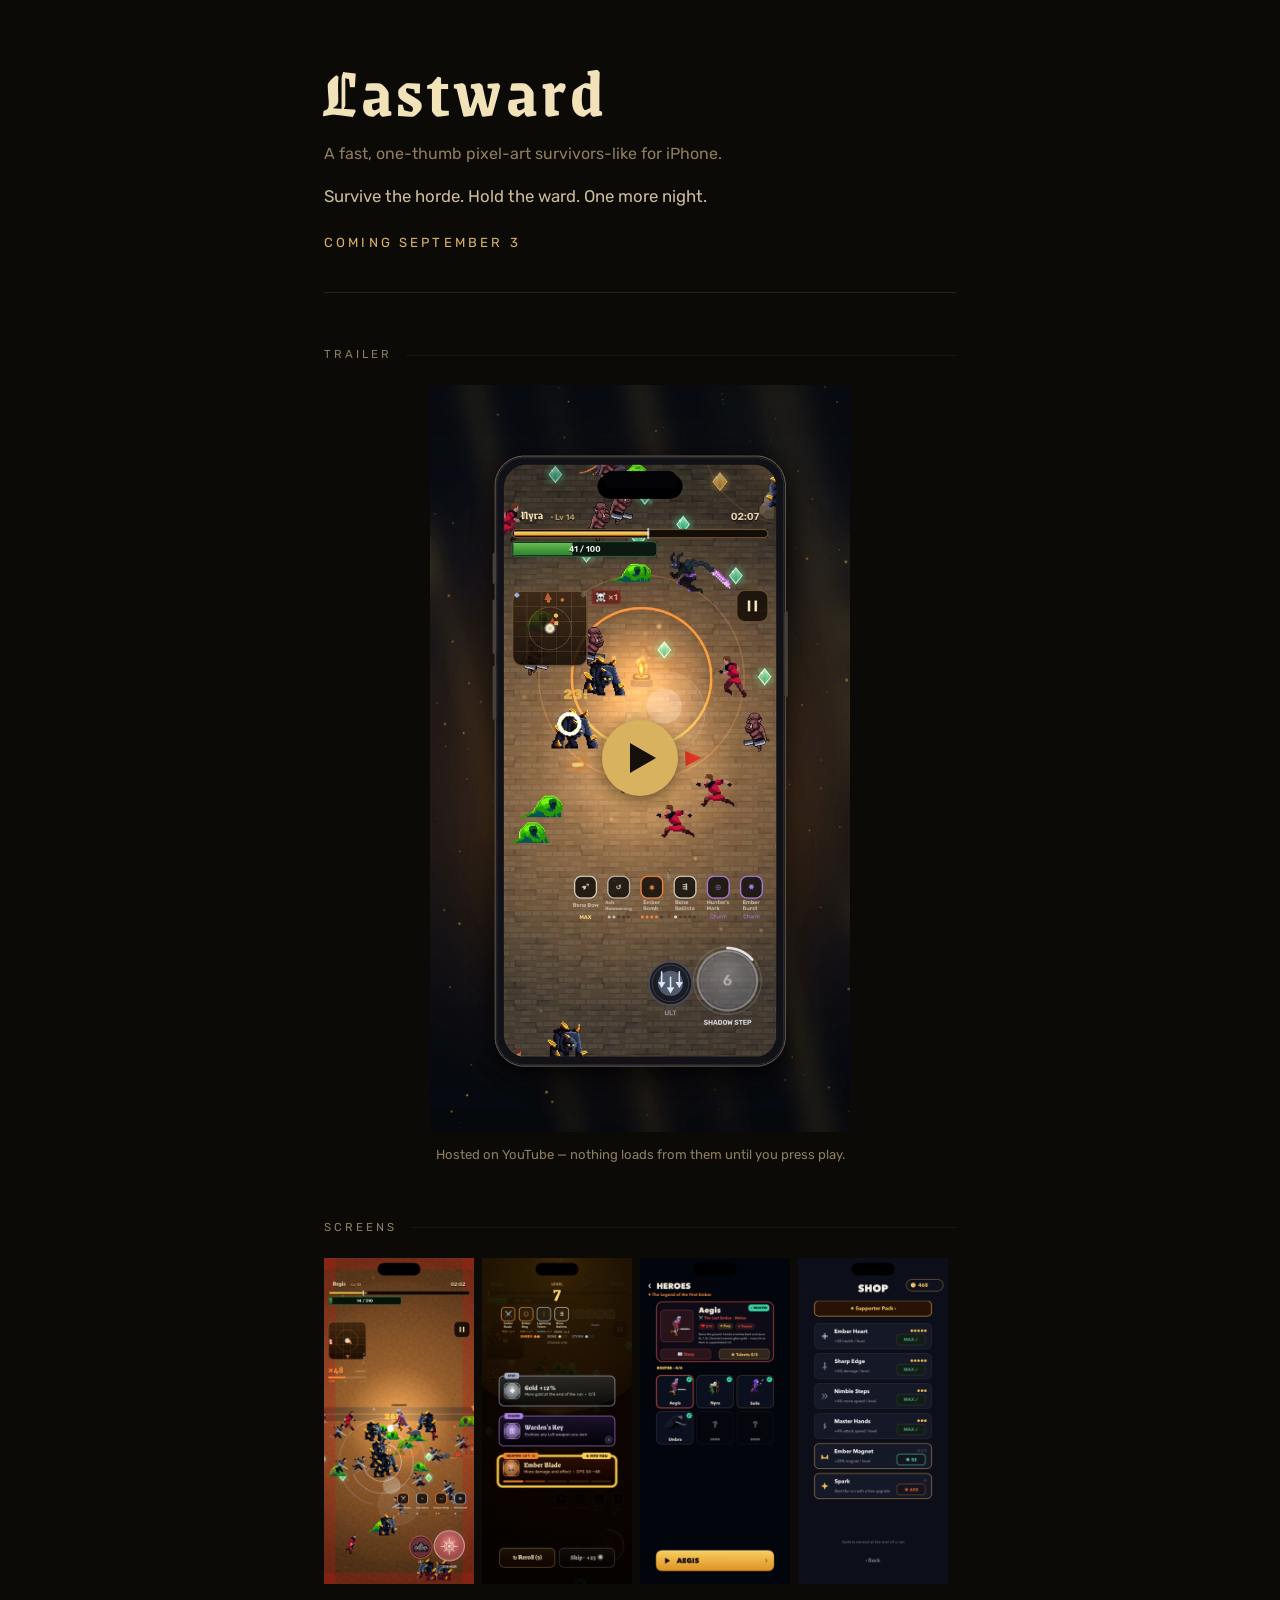
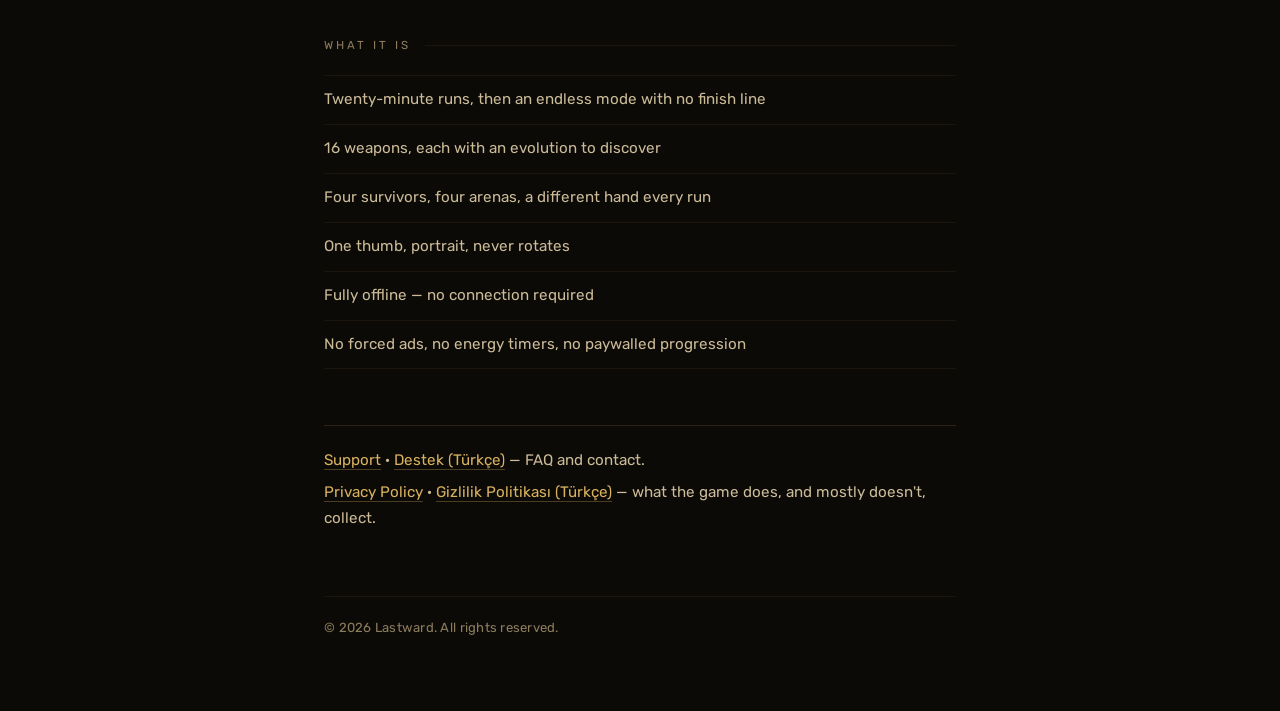
<file: index.html>
<!DOCTYPE html>
<html lang="en">
<head>
<meta charset="utf-8">
<meta name="viewport" content="width=device-width, initial-scale=1">
<title>Lastward — Survivors Roguelike</title>
<meta name="description" content="Lastward is a fast, one-thumb pixel-art survivors-like for iPhone. Twenty-minute runs, 16 weapons, four survivors. Survive the horde. Hold the ward. One more night.">
<meta property="og:title" content="Lastward — Survivors Roguelike">
<meta property="og:description" content="A fast, one-thumb pixel-art survivors-like for iPhone. Survive the horde. Hold the ward. One more night.">
<meta property="og:image" content="assets/trailer_poster.jpg">
<meta property="og:type" content="website">
<meta name="twitter:card" content="summary_large_image">
<link rel="stylesheet" href="style.css">
<style>
  /* Ana sayfaya ozel — ortak stil style.css'te. */
  .masthead { padding-bottom:26px; border-bottom:1px solid var(--rule); margin-bottom:26px; }
  .wordmark {
    font-family:"Grenze Gotisch",Georgia,serif;
    font-weight:700;
    color:var(--ink);
    font-size:clamp(2.9rem,13vw,4.4rem);
    line-height:1;
    letter-spacing:.06em;
    margin-left:-.02em;
  }
  .sub { color:var(--muted); font-size:1rem; margin-top:14px; max-width:34em; }
  .creed { color:var(--body); font-size:1.05rem; margin-top:14px; }
  .when {
    margin-top:22px;
    color:var(--gold);
    font-size:.82rem;
    letter-spacing:.24em;
    text-transform:uppercase;
  }

  section { margin:52px 0; }
  .lbl {
    display:flex; align-items:center; gap:14px;
    color:var(--muted);
    font-size:.72rem; letter-spacing:.26em; text-transform:uppercase;
    margin-bottom:20px;
  }
  .lbl::after { content:""; flex:1; height:1px; background:var(--ruleSoft); }

  /* Fragman — cerceve yok, sayfaya oturur. Tiklanana kadar YouTube'a istek gitmez. */
  .trailer { position:relative; width:100%; max-width:420px; margin:0 auto; aspect-ratio:9/16; overflow:hidden; background:#000; }
  .trailer img, .trailer iframe { width:100%; height:100%; display:block; border:0; object-fit:cover; }
  .trailer button {
    position:absolute; inset:0; width:100%; height:100%;
    padding:0; border:0; background:transparent; cursor:pointer;
    display:flex; align-items:center; justify-content:center;
  }
  .trailer button::after {
    content:""; position:relative; z-index:1;
    width:0; height:0; border-style:solid;
    border-width:15px 0 15px 26px;
    border-color:transparent transparent transparent #16100a;
    margin-left:6px;
  }
  .disc {
    position:absolute; width:76px; height:76px; border-radius:50%;
    background:var(--gold);
    box-shadow:0 4px 20px rgba(0,0,0,.6);
    transition:transform .15s ease;
  }
  .trailer button:hover .disc { transform:scale(1.07); }
  .cap { color:var(--muted); font-size:.82rem; margin:12px auto 0; max-width:420px; text-align:center; }

  /* Ekran goruntuleri — flush serit, cerceve yok */
  .shots { display:flex; gap:8px; overflow-x:auto; -webkit-overflow-scrolling:touch; scroll-snap-type:x mandatory; }
  .shots img { width:150px; flex:0 0 auto; display:block; scroll-snap-align:start; }

  /* Maddeler — kutu degil, ince cizgili satirlar */
  .facts { list-style:none; padding:0; border-top:1px solid var(--ruleSoft); }
  .facts li {
    margin:0; padding:11px 0;
    border-bottom:1px solid var(--ruleSoft);
    font-size:.95rem;
    color:var(--body);
  }

  .ends { margin-top:56px; padding-top:22px; border-top:1px solid var(--rule); font-size:.95rem; }
  .ends p { margin-bottom:6px; }
</style>
</head>
<body>
<div class="wrap">

  <header class="masthead">
    <div class="wordmark">Lastward</div>
    <p class="sub">A fast, one-thumb pixel-art survivors-like for iPhone.</p>
    <p class="creed">Survive the horde. Hold the ward. One more night.</p>
    <p class="when">Coming September 3</p>
  </header>

  <section>
    <div class="lbl">Trailer</div>
    <div class="trailer" id="trailer">
      <img src="assets/trailer_poster.jpg" alt="Lastward gameplay — a survivor surrounded by the horde">
      <button type="button" aria-label="Play the Lastward trailer"><span class="disc"></span></button>
    </div>
    <p class="cap">Hosted on YouTube — nothing loads from them until you press play.</p>
  </section>

  <section>
    <div class="lbl">Screens</div>
    <div class="shots">
      <img src="assets/01_action_swarm.png" alt="Fighting a swarm of enemies" loading="lazy" width="150">
      <img src="assets/02_levelup_cards.png" alt="Choosing a level-up card" loading="lazy" width="150">
      <img src="assets/03_heroes.png" alt="The hero roster" loading="lazy" width="150">
      <img src="assets/06_shop.png" alt="The shop screen" loading="lazy" width="150">
    </div>
  </section>

  <section>
    <div class="lbl">What it is</div>
    <ul class="facts">
      <li>Twenty-minute runs, then an endless mode with <span>no finish line</span></li>
      <li>16 weapons, each with <span>an evolution to discover</span></li>
      <li>Four survivors, four arenas, <span>a different hand every run</span></li>
      <li>One thumb, portrait, <span>never rotates</span></li>
      <li>Fully offline — <span>no connection required</span></li>
      <li>No forced ads, no energy timers, <span>no paywalled progression</span></li>
    </ul>
  </section>

  <div class="ends">
    <p><a href="support.html">Support</a> · <a href="support-tr.html">Destek (Türkçe)</a> — FAQ and contact.</p>
    <p><a href="privacy.html">Privacy Policy</a> · <a href="privacy-tr.html">Gizlilik Politikası (Türkçe)</a> — what the game does, and mostly doesn't, collect.</p>
  </div>

  <footer>© 2026 Lastward. All rights reserved.</footer>
</div>

<script>
  document.getElementById('trailer').querySelector('button').addEventListener('click', function () {
    var box = document.getElementById('trailer');
    var f = document.createElement('iframe');
    f.src = 'https://www.youtube-nocookie.com/embed/t6MPKeEqMVI?autoplay=1&rel=0&playsinline=1';
    f.title = 'Lastward — Official Trailer';
    f.allow = 'accelerometer; autoplay; encrypted-media; gyroscope; picture-in-picture; web-share';
    f.referrerPolicy = 'strict-origin-when-cross-origin';
    f.allowFullscreen = true;
    box.replaceChildren(f);
  });
</script>
</body>
</html>
</file>
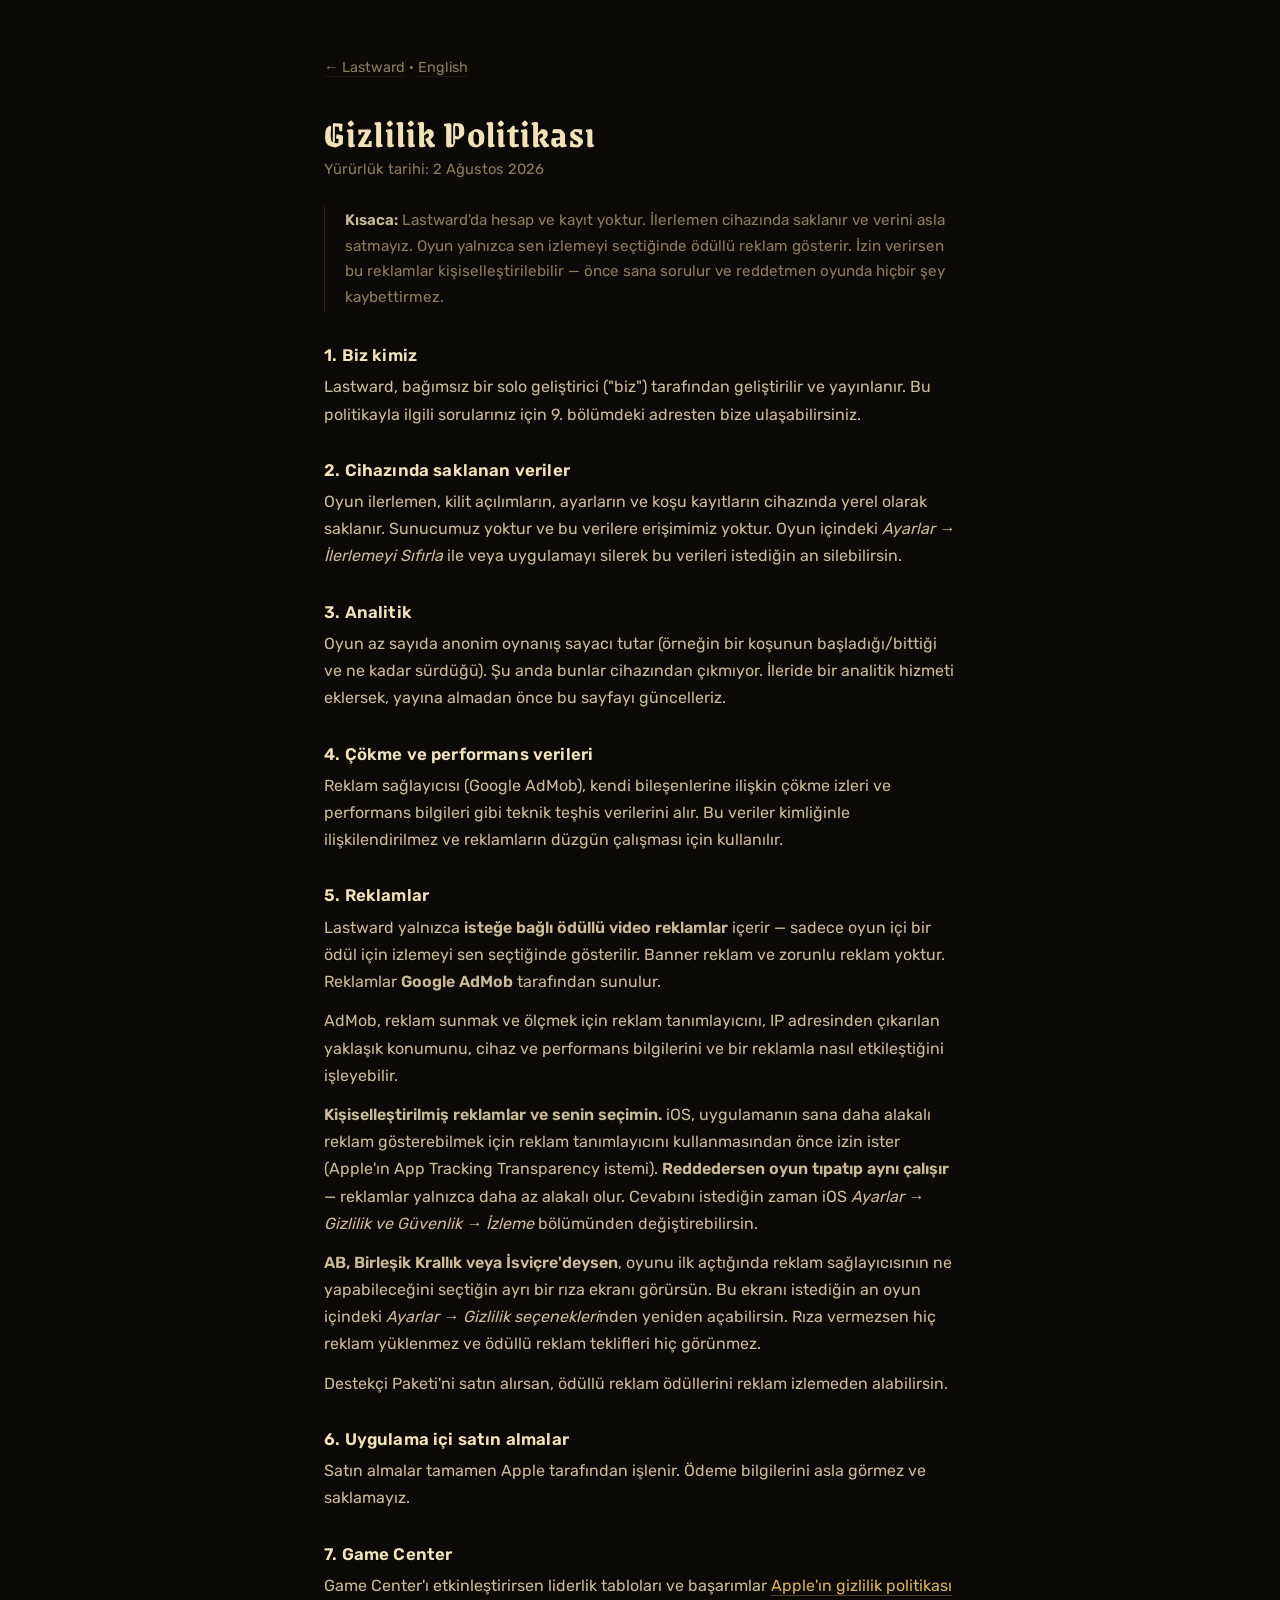
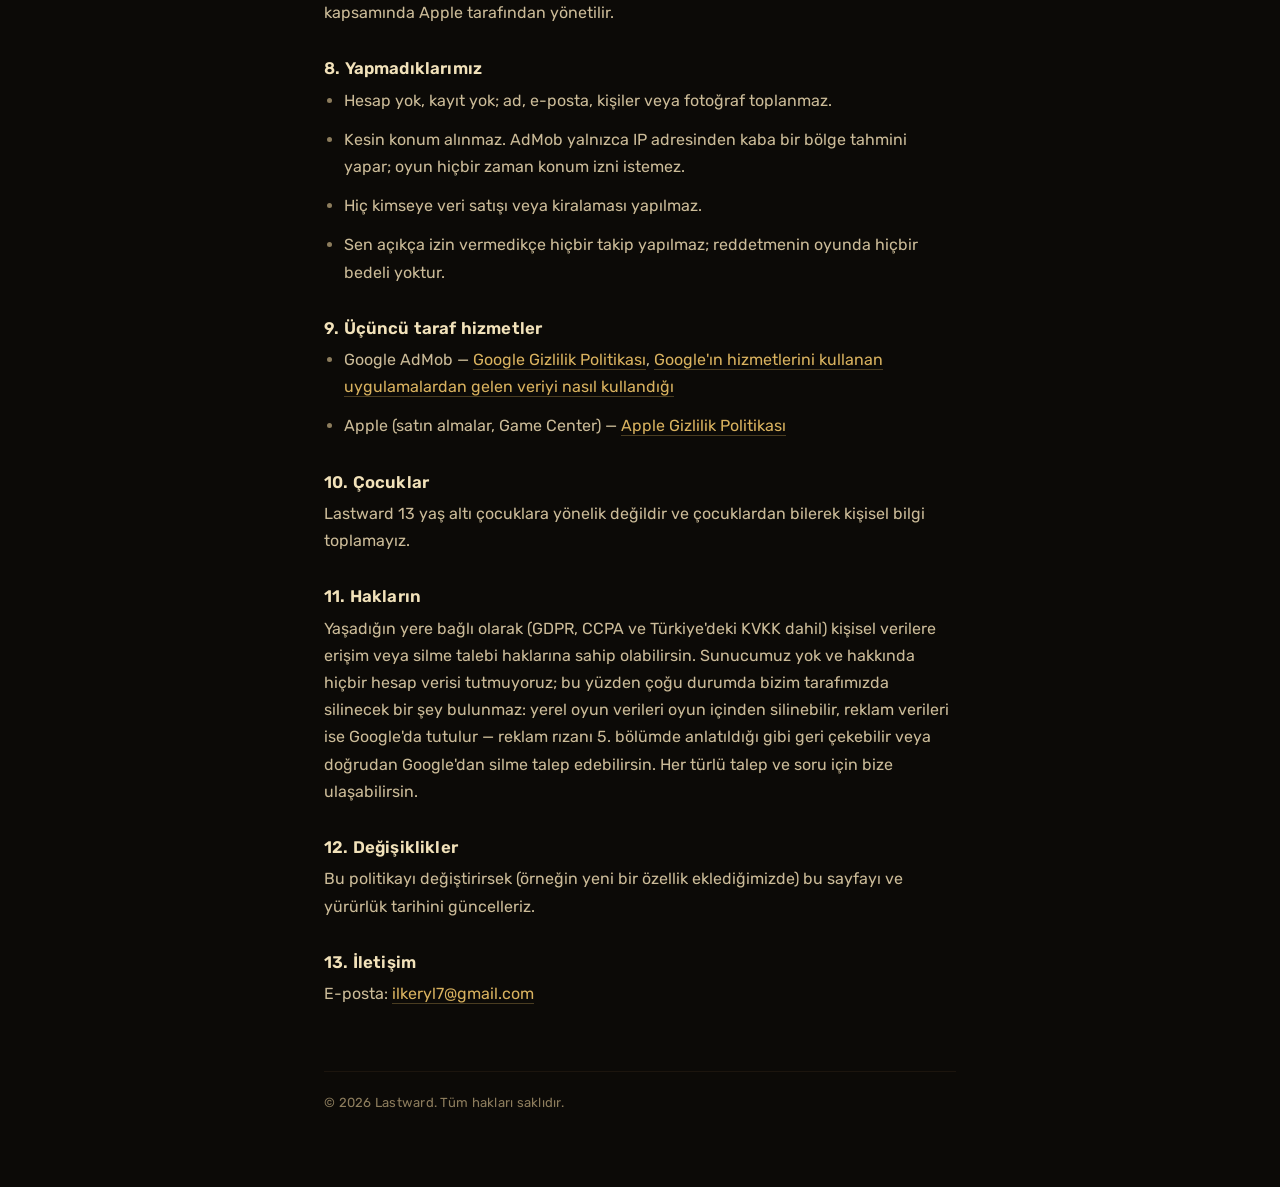
<file: privacy-tr.html>
<!DOCTYPE html>
<html lang="tr">
<head>
<meta charset="utf-8">
<meta name="viewport" content="width=device-width, initial-scale=1">
<title>Gizlilik Politikası — Lastward</title>
<link rel="stylesheet" href="style.css">
</head>
<body>
<div class="wrap">
<nav><a href="index.html">← Lastward</a> · <a href="privacy.html">English</a></nav>
<h1>Gizlilik Politikası</h1>
<p class="meta">Yürürlük tarihi: 2 Ağustos 2026</p>

<div class="aside">
<p><strong>Kısaca:</strong> Lastward'da hesap ve kayıt yoktur. İlerlemen cihazında saklanır ve verini asla satmayız. Oyun yalnızca sen izlemeyi seçtiğinde ödüllü reklam gösterir. İzin verirsen bu reklamlar kişiselleştirilebilir &mdash; önce sana sorulur ve reddetmen oyunda hiçbir şey kaybettirmez.</p>
</div>

<h2>1. Biz kimiz</h2>
<p>Lastward, bağımsız bir solo geliştirici ("biz") tarafından geliştirilir ve yayınlanır. Bu politikayla ilgili sorularınız için 9. bölümdeki adresten bize ulaşabilirsiniz.</p>

<h2>2. Cihazında saklanan veriler</h2>
<p>Oyun ilerlemen, kilit açılımların, ayarların ve koşu kayıtların cihazında yerel olarak saklanır. Sunucumuz yoktur ve bu verilere erişimimiz yoktur. Oyun içindeki <em>Ayarlar → İlerlemeyi Sıfırla</em> ile veya uygulamayı silerek bu verileri istediğin an silebilirsin.</p>

<h2>3. Analitik</h2>
<p>Oyun az sayıda anonim oynanış sayacı tutar (örneğin bir koşunun başladığı/bittiği ve ne kadar sürdüğü). Şu anda bunlar cihazından çıkmıyor. İleride bir analitik hizmeti eklersek, yayına almadan önce bu sayfayı güncelleriz.</p>

<h2>4. Çökme ve performans verileri</h2>
<p>Reklam sağlayıcısı (Google AdMob), kendi bileşenlerine ilişkin çökme izleri ve performans bilgileri gibi teknik teşhis verilerini alır. Bu veriler kimliğinle ilişkilendirilmez ve reklamların düzgün çalışması için kullanılır.</p>

<h2>5. Reklamlar</h2>
<p>Lastward yalnızca <strong>isteğe bağlı ödüllü video reklamlar</strong> içerir &mdash; sadece oyun içi bir ödül için izlemeyi sen seçtiğinde gösterilir. Banner reklam ve zorunlu reklam yoktur. Reklamlar <strong>Google AdMob</strong> tarafından sunulur.</p>
<p>AdMob, reklam sunmak ve ölçmek için reklam tanımlayıcını, IP adresinden çıkarılan yaklaşık konumunu, cihaz ve performans bilgilerini ve bir reklamla nasıl etkileştiğini işleyebilir.</p>
<p><strong>Kişiselleştirilmiş reklamlar ve senin seçimin.</strong> iOS, uygulamanın sana daha alakalı reklam gösterebilmek için reklam tanımlayıcını kullanmasından önce izin ister (Apple'ın App Tracking Transparency istemi). <strong>Reddedersen oyun tıpatıp aynı çalışır</strong> &mdash; reklamlar yalnızca daha az alakalı olur. Cevabını istediğin zaman iOS <em>Ayarlar &rarr; Gizlilik ve Güvenlik &rarr; İzleme</em> bölümünden değiştirebilirsin.</p>
<p><strong>AB, Birleşik Krallık veya İsviçre'deysen</strong>, oyunu ilk açtığında reklam sağlayıcısının ne yapabileceğini seçtiğin ayrı bir rıza ekranı görürsün. Bu ekranı istediğin an oyun içindeki <em>Ayarlar &rarr; Gizlilik seçenekleri</em>nden yeniden açabilirsin. Rıza vermezsen hiç reklam yüklenmez ve ödüllü reklam teklifleri hiç görünmez.</p>
<p>Destekçi Paketi'ni satın alırsan, ödüllü reklam ödüllerini reklam izlemeden alabilirsin.</p>

<h2>6. Uygulama içi satın almalar</h2>
<p>Satın almalar tamamen Apple tarafından işlenir. Ödeme bilgilerini asla görmez ve saklamayız.</p>

<h2>7. Game Center</h2>
<p>Game Center'ı etkinleştirirsen liderlik tabloları ve başarımlar <a href="https://www.apple.com/legal/privacy/" rel="noopener">Apple'ın gizlilik politikası</a> kapsamında Apple tarafından yönetilir.</p>

<h2>8. Yapmadıklarımız</h2>
<ul>
  <li>Hesap yok, kayıt yok; ad, e-posta, kişiler veya fotoğraf toplanmaz.</li>
  <li>Kesin konum alınmaz. AdMob yalnızca IP adresinden kaba bir bölge tahmini yapar; oyun hiçbir zaman konum izni istemez.</li>
  <li>Hiç kimseye veri satışı veya kiralaması yapılmaz.</li>
  <li>Sen açıkça izin vermedikçe hiçbir takip yapılmaz; reddetmenin oyunda hiçbir bedeli yoktur.</li>
</ul>

<h2>9. Üçüncü taraf hizmetler</h2>
<ul>
  <li>Google AdMob — <a href="https://policies.google.com/privacy" rel="noopener">Google Gizlilik Politikası</a>, <a href="https://policies.google.com/technologies/partner-sites" rel="noopener">Google'ın hizmetlerini kullanan uygulamalardan gelen veriyi nasıl kullandığı</a></li>
  <li>Apple (satın almalar, Game Center) — <a href="https://www.apple.com/legal/privacy/" rel="noopener">Apple Gizlilik Politikası</a></li>
</ul>

<h2>10. Çocuklar</h2>
<p>Lastward 13 yaş altı çocuklara yönelik değildir ve çocuklardan bilerek kişisel bilgi toplamayız.</p>

<h2>11. Hakların</h2>
<p>Yaşadığın yere bağlı olarak (GDPR, CCPA ve Türkiye'deki KVKK dahil) kişisel verilere erişim veya silme talebi haklarına sahip olabilirsin. Sunucumuz yok ve hakkında hiçbir hesap verisi tutmuyoruz; bu yüzden çoğu durumda bizim tarafımızda silinecek bir şey bulunmaz: yerel oyun verileri oyun içinden silinebilir, reklam verileri ise Google'da tutulur &mdash; reklam rızanı 5. bölümde anlatıldığı gibi geri çekebilir veya doğrudan Google'dan silme talep edebilirsin. Her türlü talep ve soru için bize ulaşabilirsin.</p>

<h2>12. Değişiklikler</h2>
<p>Bu politikayı değiştirirsek (örneğin yeni bir özellik eklediğimizde) bu sayfayı ve yürürlük tarihini güncelleriz.</p>

<h2>13. İletişim</h2>
<p>E-posta: <a href="#" id="mail">yükleniyor…</a></p>

<footer>© 2026 Lastward. Tüm hakları saklıdır.</footer>
</div>
<script>
(function(){var u="ilkeryl7",d="gmail.com",a=document.getElementById("mail");
a.textContent=u+"@"+d;a.href="mailto:"+u+"@"+d;})();
</script>
</body>
</html>
</file>
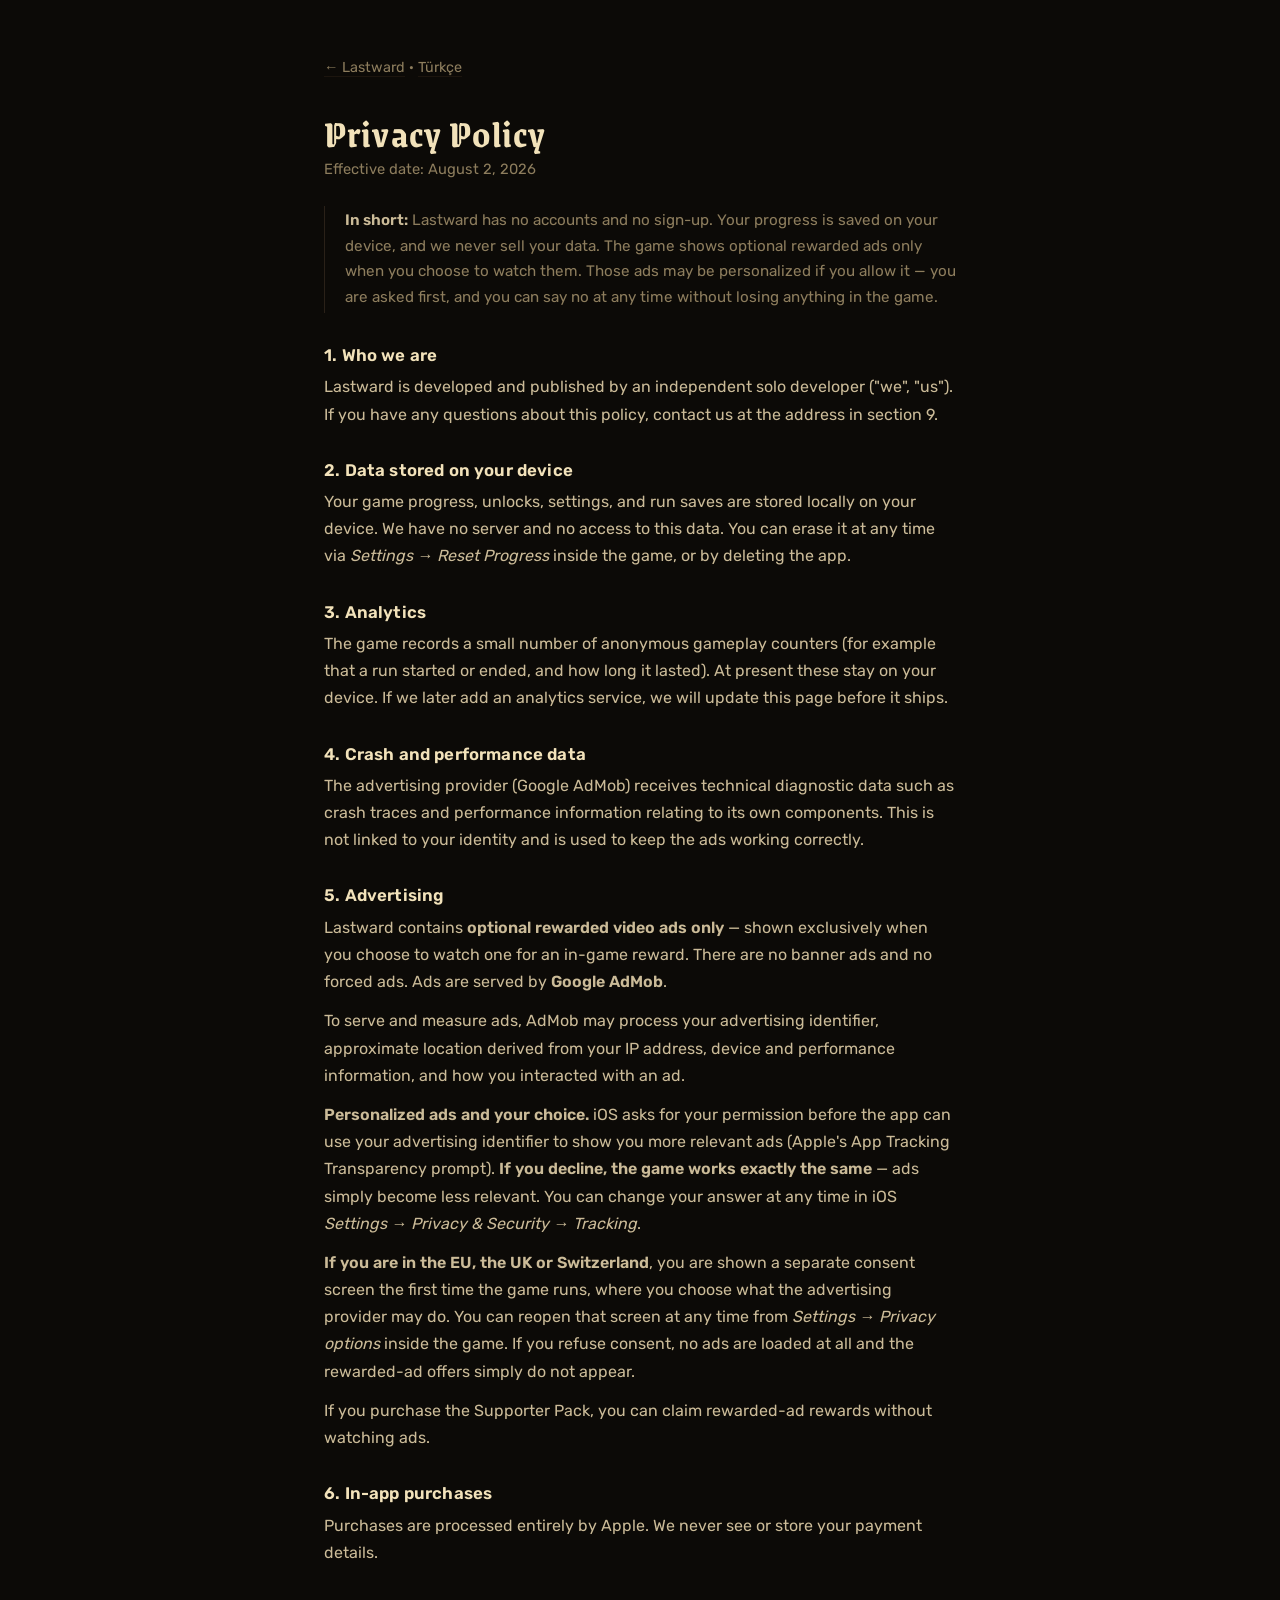
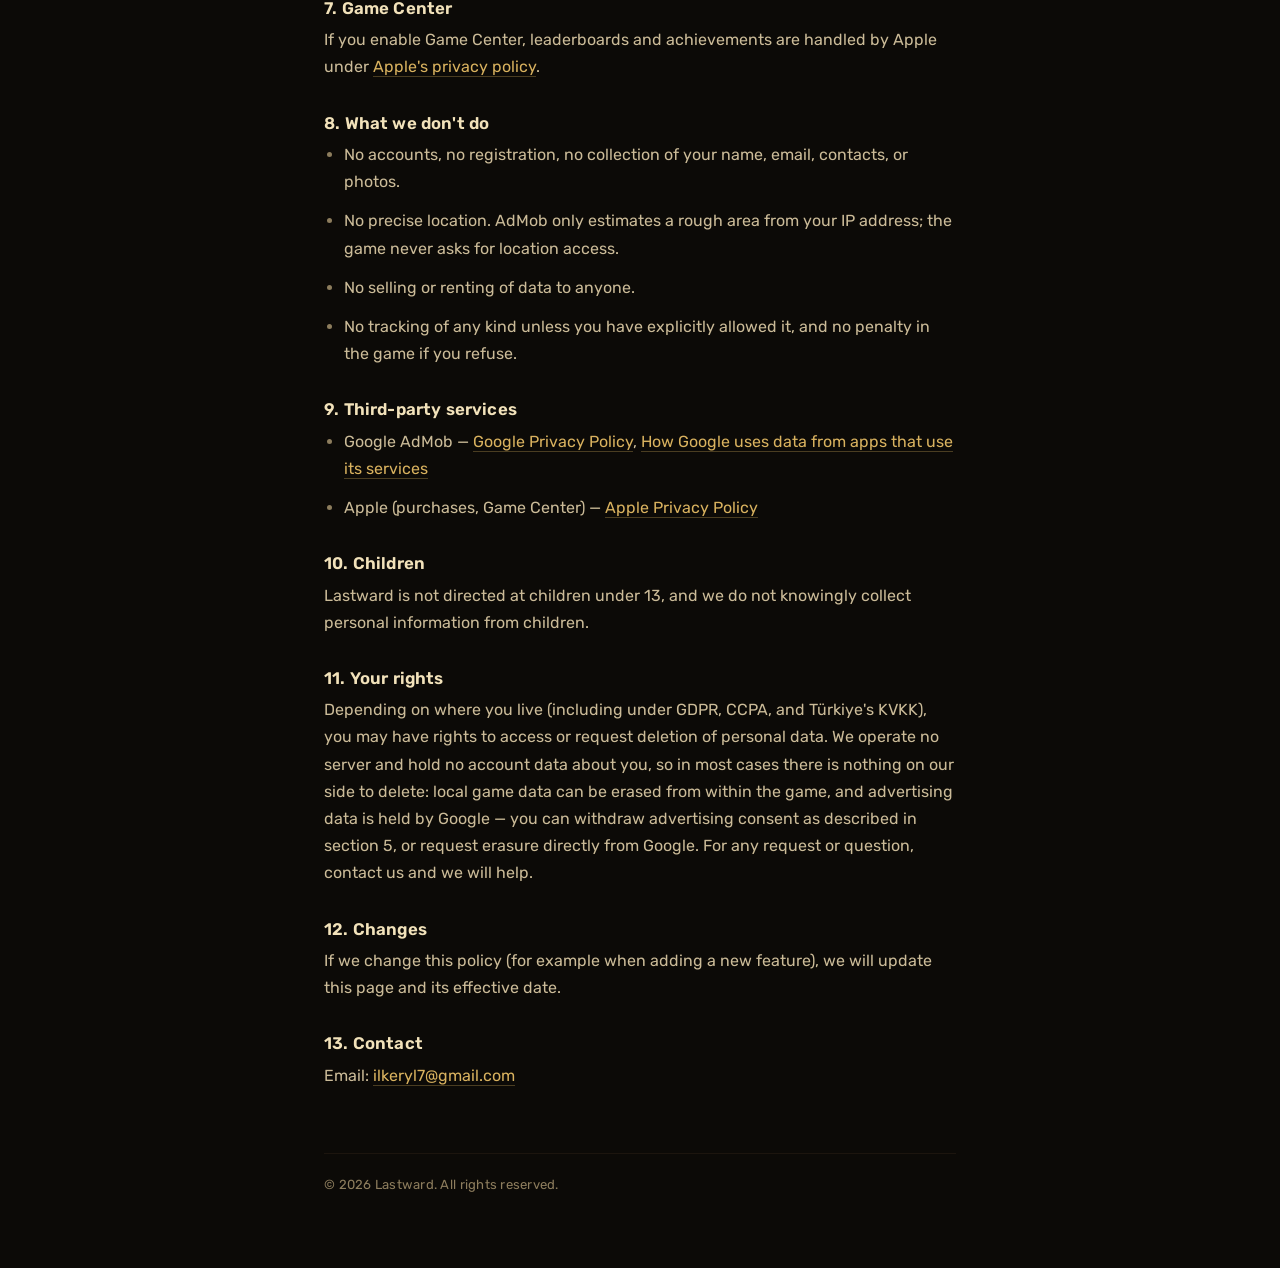
<file: privacy.html>
<!DOCTYPE html>
<html lang="en">
<head>
<meta charset="utf-8">
<meta name="viewport" content="width=device-width, initial-scale=1">
<title>Privacy Policy — Lastward</title>
<link rel="stylesheet" href="style.css">
</head>
<body>
<div class="wrap">
<nav><a href="index.html">← Lastward</a> · <a href="privacy-tr.html">Türkçe</a></nav>
<h1>Privacy Policy</h1>
<p class="meta">Effective date: August 2, 2026</p>

<div class="aside">
<p><strong>In short:</strong> Lastward has no accounts and no sign-up. Your progress is saved on your device, and we never sell your data. The game shows optional rewarded ads only when you choose to watch them. Those ads may be personalized if you allow it &mdash; you are asked first, and you can say no at any time without losing anything in the game.</p>
</div>

<h2>1. Who we are</h2>
<p>Lastward is developed and published by an independent solo developer ("we", "us"). If you have any questions about this policy, contact us at the address in section 9.</p>

<h2>2. Data stored on your device</h2>
<p>Your game progress, unlocks, settings, and run saves are stored locally on your device. We have no server and no access to this data. You can erase it at any time via <em>Settings → Reset Progress</em> inside the game, or by deleting the app.</p>

<h2>3. Analytics</h2>
<p>The game records a small number of anonymous gameplay counters (for example that a run started or ended, and how long it lasted). At present these stay on your device. If we later add an analytics service, we will update this page before it ships.</p>

<h2>4. Crash and performance data</h2>
<p>The advertising provider (Google AdMob) receives technical diagnostic data such as crash traces and performance information relating to its own components. This is not linked to your identity and is used to keep the ads working correctly.</p>

<h2>5. Advertising</h2>
<p>Lastward contains <strong>optional rewarded video ads only</strong> &mdash; shown exclusively when you choose to watch one for an in-game reward. There are no banner ads and no forced ads. Ads are served by <strong>Google AdMob</strong>.</p>
<p>To serve and measure ads, AdMob may process your advertising identifier, approximate location derived from your IP address, device and performance information, and how you interacted with an ad.</p>
<p><strong>Personalized ads and your choice.</strong> iOS asks for your permission before the app can use your advertising identifier to show you more relevant ads (Apple's App Tracking Transparency prompt). <strong>If you decline, the game works exactly the same</strong> &mdash; ads simply become less relevant. You can change your answer at any time in iOS <em>Settings &rarr; Privacy &amp; Security &rarr; Tracking</em>.</p>
<p><strong>If you are in the EU, the UK or Switzerland</strong>, you are shown a separate consent screen the first time the game runs, where you choose what the advertising provider may do. You can reopen that screen at any time from <em>Settings &rarr; Privacy options</em> inside the game. If you refuse consent, no ads are loaded at all and the rewarded-ad offers simply do not appear.</p>
<p>If you purchase the Supporter Pack, you can claim rewarded-ad rewards without watching ads.</p>

<h2>6. In-app purchases</h2>
<p>Purchases are processed entirely by Apple. We never see or store your payment details.</p>

<h2>7. Game Center</h2>
<p>If you enable Game Center, leaderboards and achievements are handled by Apple under <a href="https://www.apple.com/legal/privacy/" rel="noopener">Apple's privacy policy</a>.</p>

<h2>8. What we don't do</h2>
<ul>
  <li>No accounts, no registration, no collection of your name, email, contacts, or photos.</li>
  <li>No precise location. AdMob only estimates a rough area from your IP address; the game never asks for location access.</li>
  <li>No selling or renting of data to anyone.</li>
  <li>No tracking of any kind unless you have explicitly allowed it, and no penalty in the game if you refuse.</li>
</ul>

<h2>9. Third-party services</h2>
<ul>
  <li>Google AdMob — <a href="https://policies.google.com/privacy" rel="noopener">Google Privacy Policy</a>, <a href="https://policies.google.com/technologies/partner-sites" rel="noopener">How Google uses data from apps that use its services</a></li>
  <li>Apple (purchases, Game Center) — <a href="https://www.apple.com/legal/privacy/" rel="noopener">Apple Privacy Policy</a></li>
</ul>

<h2>10. Children</h2>
<p>Lastward is not directed at children under 13, and we do not knowingly collect personal information from children.</p>

<h2>11. Your rights</h2>
<p>Depending on where you live (including under GDPR, CCPA, and Türkiye's KVKK), you may have rights to access or request deletion of personal data. We operate no server and hold no account data about you, so in most cases there is nothing on our side to delete: local game data can be erased from within the game, and advertising data is held by Google &mdash; you can withdraw advertising consent as described in section 5, or request erasure directly from Google. For any request or question, contact us and we will help.</p>

<h2>12. Changes</h2>
<p>If we change this policy (for example when adding a new feature), we will update this page and its effective date.</p>

<h2>13. Contact</h2>
<p>Email: <a href="#" id="mail">loading…</a></p>

<footer>© 2026 Lastward. All rights reserved.</footer>
</div>
<script>
(function(){var u="ilkeryl7",d="gmail.com",a=document.getElementById("mail");
a.textContent=u+"@"+d;a.href="mailto:"+u+"@"+d;})();
</script>
</body>
</html>
</file>
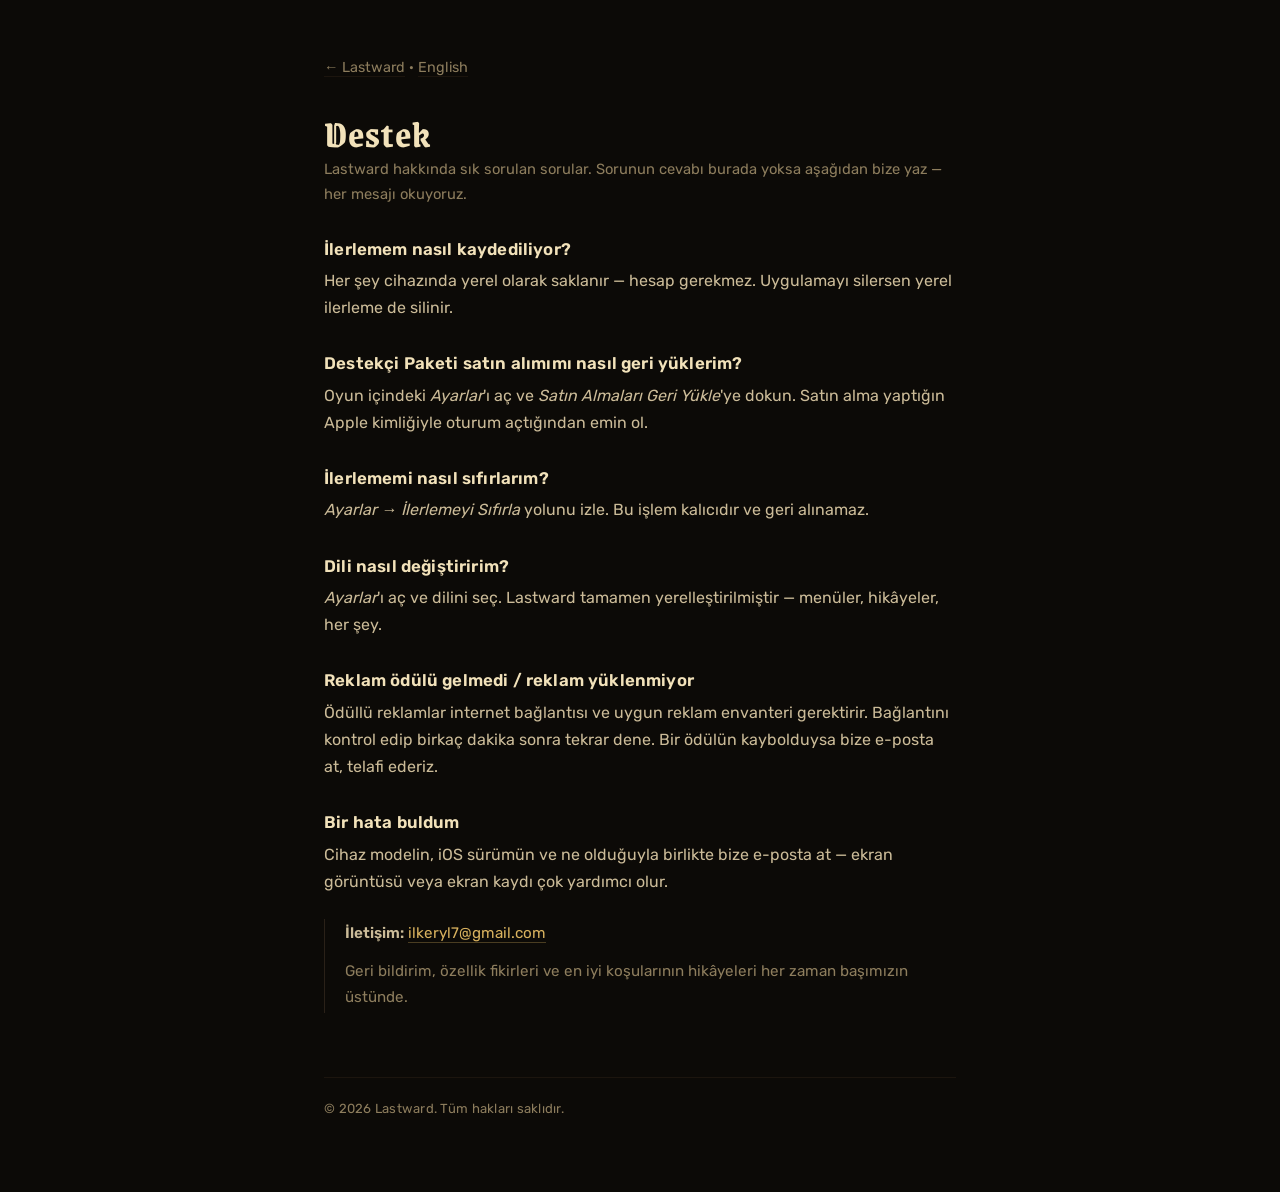
<file: support-tr.html>
<!DOCTYPE html>
<html lang="tr">
<head>
<meta charset="utf-8">
<meta name="viewport" content="width=device-width, initial-scale=1">
<title>Destek — Lastward</title>
<link rel="stylesheet" href="style.css">
</head>
<body>
<div class="wrap">
<nav><a href="index.html">← Lastward</a> · <a href="support.html">English</a></nav>
<h1>Destek</h1>
<p class="meta">Lastward hakkında sık sorulan sorular. Sorunun cevabı burada yoksa aşağıdan bize yaz — her mesajı okuyoruz.</p>

<h2>İlerlemem nasıl kaydediliyor?</h2>
<p>Her şey cihazında yerel olarak saklanır — hesap gerekmez. Uygulamayı silersen yerel ilerleme de silinir.</p>

<h2>Destekçi Paketi satın alımımı nasıl geri yüklerim?</h2>
<p>Oyun içindeki <em>Ayarlar</em>'ı aç ve <em>Satın Almaları Geri Yükle</em>'ye dokun. Satın alma yaptığın Apple kimliğiyle oturum açtığından emin ol.</p>

<h2>İlerlememi nasıl sıfırlarım?</h2>
<p><em>Ayarlar → İlerlemeyi Sıfırla</em> yolunu izle. Bu işlem kalıcıdır ve geri alınamaz.</p>

<h2>Dili nasıl değiştiririm?</h2>
<p><em>Ayarlar</em>'ı aç ve dilini seç. Lastward tamamen yerelleştirilmiştir — menüler, hikâyeler, her şey.</p>

<h2>Reklam ödülü gelmedi / reklam yüklenmiyor</h2>
<p>Ödüllü reklamlar internet bağlantısı ve uygun reklam envanteri gerektirir. Bağlantını kontrol edip birkaç dakika sonra tekrar dene. Bir ödülün kaybolduysa bize e-posta at, telafi ederiz.</p>

<h2>Bir hata buldum</h2>
<p>Cihaz modelin, iOS sürümün ve ne olduğuyla birlikte bize e-posta at — ekran görüntüsü veya ekran kaydı çok yardımcı olur.</p>

<div class="aside">
<p><strong>İletişim:</strong> <a href="#" id="mail">yükleniyor…</a></p>
<p>Geri bildirim, özellik fikirleri ve en iyi koşularının hikâyeleri her zaman başımızın üstünde.</p>
</div>

<footer>© 2026 Lastward. Tüm hakları saklıdır.</footer>
</div>
<script>
(function(){var u="ilkeryl7",d="gmail.com",a=document.getElementById("mail");
a.textContent=u+"@"+d;a.href="mailto:"+u+"@"+d;})();
</script>
</body>
</html>
</file>
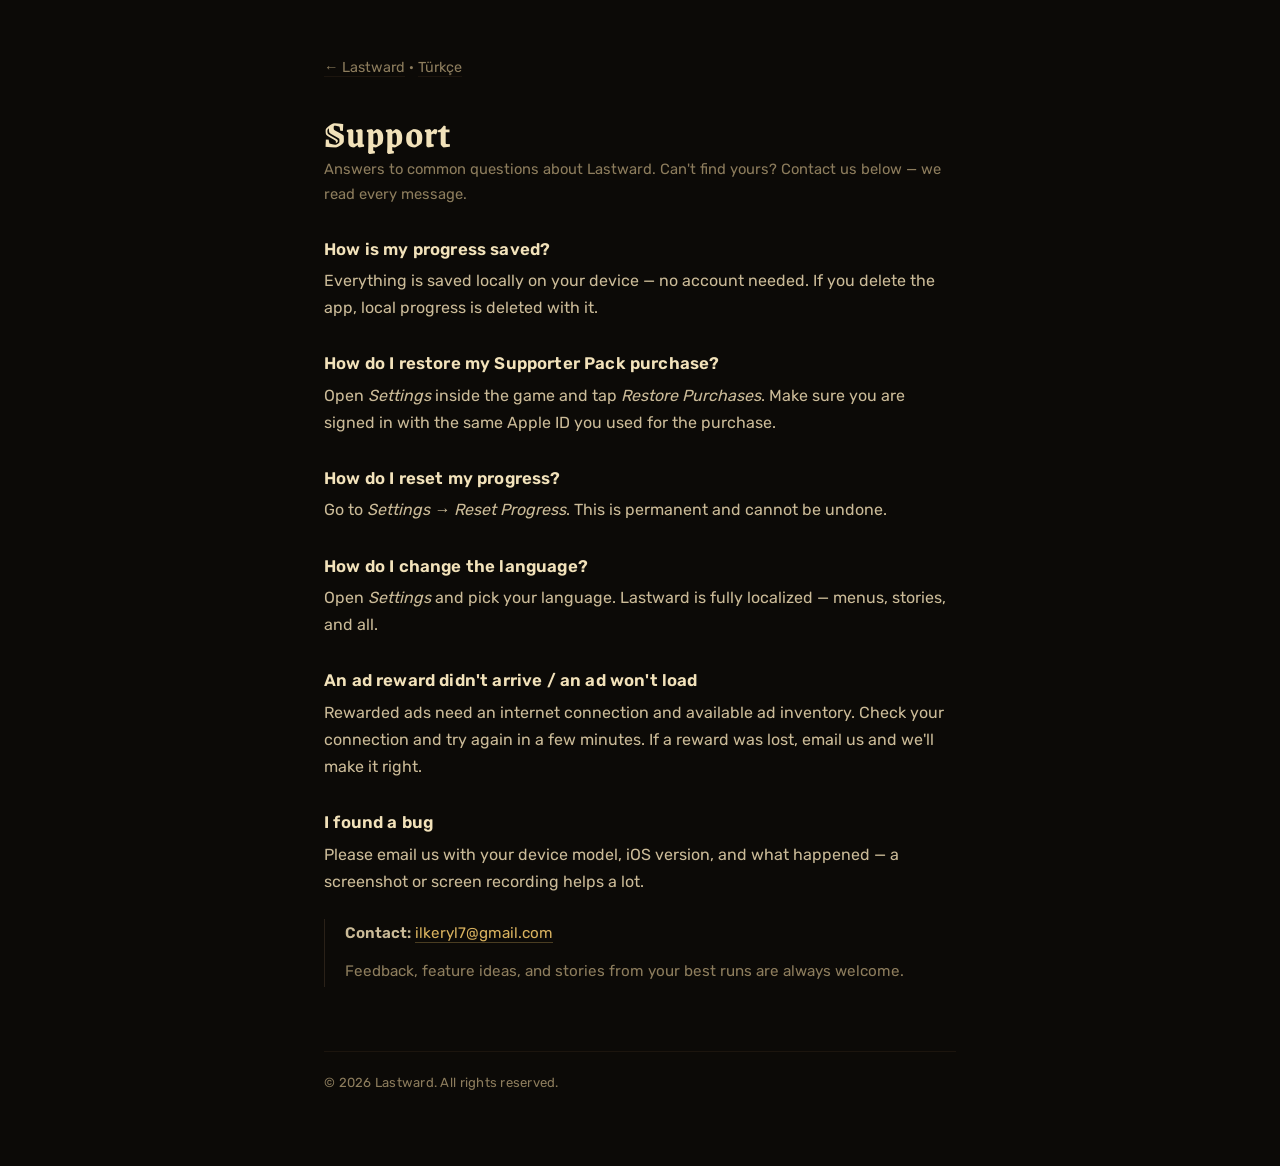
<file: support.html>
<!DOCTYPE html>
<html lang="en">
<head>
<meta charset="utf-8">
<meta name="viewport" content="width=device-width, initial-scale=1">
<title>Support — Lastward</title>
<link rel="stylesheet" href="style.css">
</head>
<body>
<div class="wrap">
<nav><a href="index.html">← Lastward</a> · <a href="support-tr.html">Türkçe</a></nav>
<h1>Support</h1>
<p class="meta">Answers to common questions about Lastward. Can't find yours? Contact us below — we read every message.</p>

<h2>How is my progress saved?</h2>
<p>Everything is saved locally on your device — no account needed. If you delete the app, local progress is deleted with it.</p>

<h2>How do I restore my Supporter Pack purchase?</h2>
<p>Open <em>Settings</em> inside the game and tap <em>Restore Purchases</em>. Make sure you are signed in with the same Apple ID you used for the purchase.</p>

<h2>How do I reset my progress?</h2>
<p>Go to <em>Settings → Reset Progress</em>. This is permanent and cannot be undone.</p>

<h2>How do I change the language?</h2>
<p>Open <em>Settings</em> and pick your language. Lastward is fully localized — menus, stories, and all.</p>

<h2>An ad reward didn't arrive / an ad won't load</h2>
<p>Rewarded ads need an internet connection and available ad inventory. Check your connection and try again in a few minutes. If a reward was lost, email us and we'll make it right.</p>

<h2>I found a bug</h2>
<p>Please email us with your device model, iOS version, and what happened — a screenshot or screen recording helps a lot.</p>

<div class="aside">
<p><strong>Contact:</strong> <a href="#" id="mail">loading…</a></p>
<p>Feedback, feature ideas, and stories from your best runs are always welcome.</p>
</div>

<footer>© 2026 Lastward. All rights reserved.</footer>
</div>
<script>
(function(){var u="ilkeryl7",d="gmail.com",a=document.getElementById("mail");
a.textContent=u+"@"+d;a.href="mailto:"+u+"@"+d;})();
</script>
</body>
</html>
</file>
<file: style.css>
/* Lastward — ortak stil.
   Renkler oyunun kendi paletinden (Lastward/Lastward/UIStyle.swift):
   bone #f7e3b4 · boneDim #b79a63 · gold #ffd97a · goldDeep #e0a020
   stone #6b5230 · panelBottom #160f09
   Fontlar oyunun kendi fontlari (OFL): Grenze Gotisch + Rubik. */

@font-face {
  font-family: "Grenze Gotisch";
  src: url("assets/fonts/GrenzeGotisch-Bold.woff2") format("woff2");
  font-weight: 700; font-style: normal; font-display: swap;
}
@font-face {
  font-family: "Rubik";
  src: url("assets/fonts/Rubik-Regular.woff2") format("woff2");
  font-weight: 400; font-style: normal; font-display: swap;
}
@font-face {
  font-family: "Rubik";
  src: url("assets/fonts/Rubik-SemiBold.woff2") format("woff2");
  font-weight: 600; font-style: normal; font-display: swap;
}

:root {
  --bg:#0c0a07;
  --ink:#f2e2ba;      /* baslik / kemik */
  --body:#cbbb98;     /* govde metni */
  --muted:#8d7d5d;    /* ikincil */
  --gold:#d9b25f;     /* vurgu — az kullanilir */
  --goldBright:#ffd97a;
  --rule:#2a2118;     /* ince cizgi */
  --ruleSoft:#1c150e;
}

* { margin:0; padding:0; box-sizing:border-box; }

body {
  background:var(--bg);
  color:var(--body);
  font-family:"Rubik",-apple-system,BlinkMacSystemFont,"Segoe UI",Roboto,sans-serif;
  font-size:16px;
  line-height:1.7;
  -webkit-font-smoothing:antialiased;
}

.wrap { max-width:680px; margin:0 auto; padding:56px 24px 72px; }

h1 {
  font-family:"Grenze Gotisch",Georgia,serif;
  font-weight:700;
  color:var(--ink);
  font-size:2.4rem;
  line-height:1.15;
  letter-spacing:.03em;
}

/* Not: gosterim fontu (Grenze Gotisch) SADECE h1 ve logoda.
   Uzun cumlelerde kirik yazi okunmuyor -> ara basliklar Rubik. */
h2 {
  font-weight:600;
  color:var(--ink);
  font-size:1.05rem;
  line-height:1.45;
  letter-spacing:.01em;
  margin:30px 0 6px;
}

p, li { margin-bottom:12px; }
ul { padding-left:20px; }
li::marker { color:var(--muted); }

a { color:var(--gold); text-decoration:none; border-bottom:1px solid rgba(217,178,95,.3); }
a:hover { color:var(--goldBright); border-bottom-color:var(--goldBright); }

nav { font-size:.9rem; margin-bottom:32px; color:var(--muted); }
nav a { color:var(--muted); border-bottom-color:var(--ruleSoft); }
nav a:hover { color:var(--ink); border-bottom-color:var(--rule); }

.meta { color:var(--muted); font-size:.92rem; margin-bottom:8px; }

/* Kutu yok: soldan ince cizgi + bosluk. */
.aside {
  border-left:1px solid var(--rule);
  padding:2px 0 2px 20px;
  margin:24px 0;
  color:var(--muted);
  font-size:.95rem;
}
.aside strong { color:var(--body); font-weight:600; }
.aside p:last-child { margin-bottom:0; }

footer {
  margin-top:64px;
  padding-top:20px;
  border-top:1px solid var(--ruleSoft);
  color:var(--muted);
  font-size:.82rem;
  letter-spacing:.02em;
}
</file>
